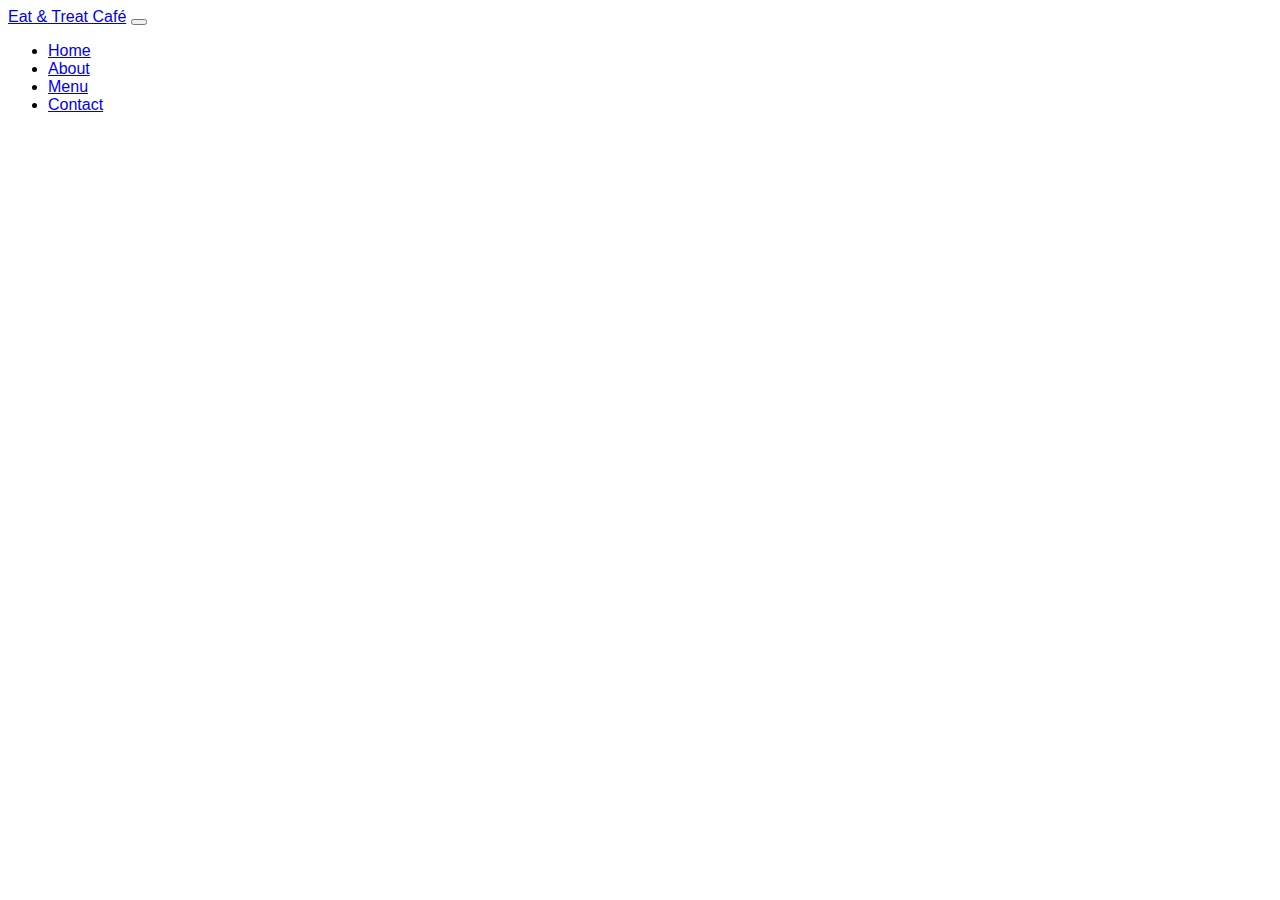
<file: about1.html>
<!DOCTYPE html>
<html lang="en">
<head>
    <meta charset="UTF-8">
    <meta name="viewport" content="width=device-width, initial-scale=1.0">
    <title>About</title>

     <link href="https://unpkg.com/aos@2.3.1/dist/aos.css" rel="stylesheet">
  <style>
    body {
      font-family: 'Segoe UI', sans-serif;
    }
    .hero {
      background: url('https://source.unsplash.com/1600x900/?cafe,coffee') center/cover no-repeat;
      height: 100vh;
      color: white;
      display: flex;
      align-items: center;
      text-align: center;
    }
    .hero h1 {
      font-size: 3rem;
    }
    .menu-card img {
      height: 200px;
      object-fit: cover;
    }
  </style>
</head>
<body>
    <nav class="navbar navbar-expand-lg navbar-dark bg-dark">
  <div class="container">
    <a class="navbar-brand" href="index.html">Eat & Treat Café</a>
    <button class="navbar-toggler" data-bs-toggle="collapse" data-bs-target="#navbarNav">
      <span class="navbar-toggler-icon"></span>
    </button>
    <div class="collapse navbar-collapse" id="navbarNav">
      <ul class="navbar-nav ms-auto">
        <li class="nav-item">
          <a href="index1.html" class="nav-link">Home</a>
        </li>
        <li class="nav-item">
          <a href="about1.html" class="nav-link">About</a>
        </li>
        <li class="nav-item">
          <a href="menu.html" class="nav-link">Menu</a>
        </li>
        <li class="nav-item">
          <a href="contact.html" class="nav-link">Contact</a>
        </li>
      </ul>
    </div>
  </div>
  <!-- About -->
<section id="about" class="py-5">
  <div class="container" data-aos="fade-up">
    <h2 class="text-center mb-4">About Us</h2>
    <p class="text-center">Eat & Treat Café is the perfect place to relax with your favorite cup of coffee, enjoy delicious snacks, and spend quality time with friends. Whether it's a rainy day or a sunny afternoon, we offer the perfect atmosphere to unwind and enjoy the moment.</p>
  </div>
</section>
</nav>
</body>
</html>
</file>
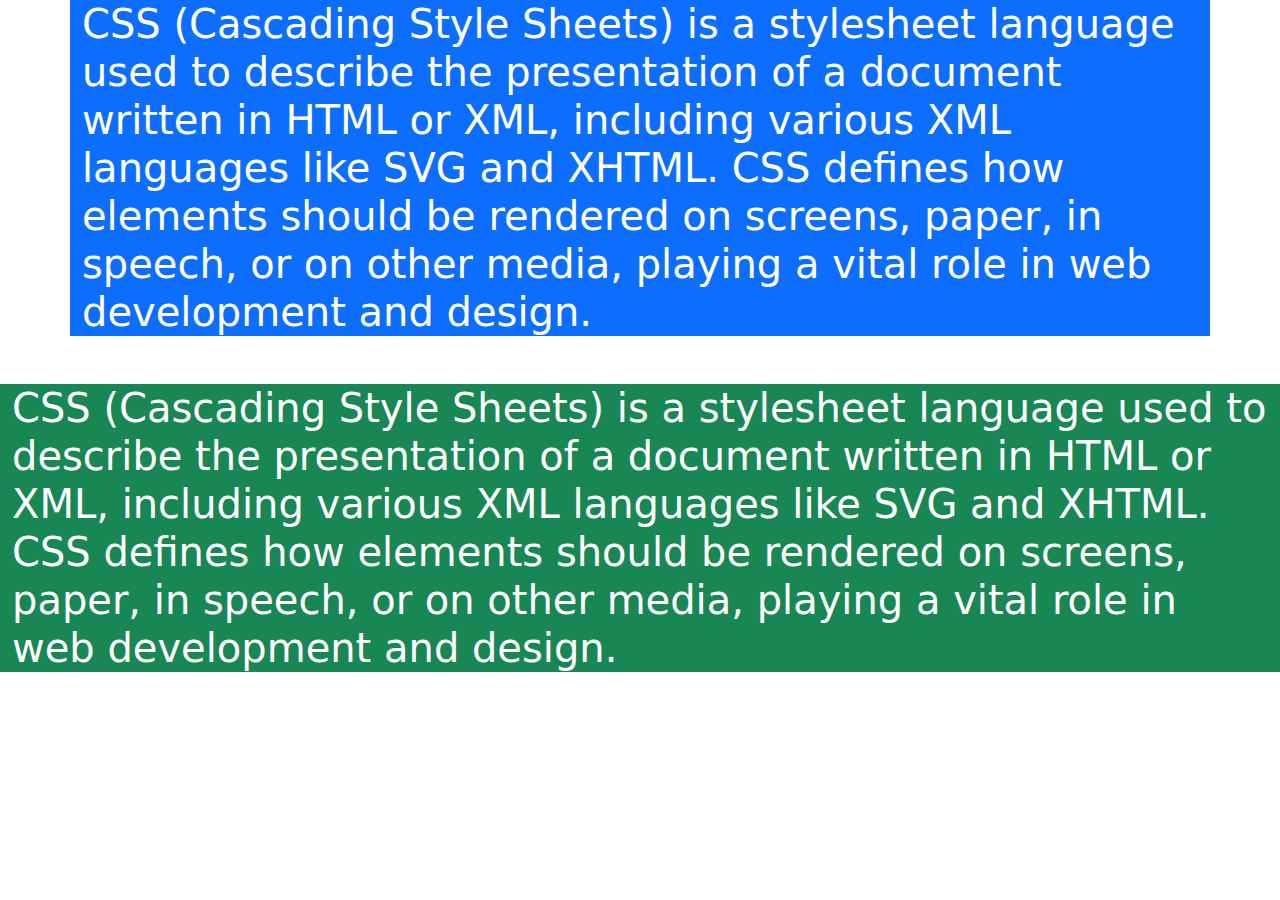
<file: container_ex.html>
<!DOCTYPE html>
<html lang="en">
<head>
    <meta charset="UTF-8">
    <meta name="viewport" content="width=device-width, initial-scale=1.0">
    <title>Bootstrap</title>
    <link href="css/bootstrap.min.css" rel="stylesheet">

</head>
<body>
    <!-- Container section -->
    <section>
   <div class="container bg-primary text-white mb-5">
    <div class="=row">
        <h1>CSS (Cascading Style Sheets) is a stylesheet language used to describe the presentation of a document written in HTML or XML, including various XML languages like SVG and XHTML. CSS defines how elements should be rendered on screens, paper, in speech, or on other media, playing a vital role in web development and design.</h1>
    </div>
</div>
</section>
<section>
    <!-- Container fluid section -->
       <div class="container-fluid bg-success text-white mb-5">
    <div class="=row">
        <h1>CSS (Cascading Style Sheets) is a stylesheet language used to describe the presentation of a document written in HTML or XML, including various XML languages like SVG and XHTML. CSS defines how elements should be rendered on screens, paper, in speech, or on other media, playing a vital role in web development and design.</h1>
</section>


 <script src="https://cdn.jsdelivr.net/npm/bootstrap@5.3.7/dist/js/bootstrap.bundle.min.js" integrity="sha384-ndDqU0Gzau9qJ1lfW4pNLlhNTkCfHzAVBReH9diLvGRem5+R9g2FzA8ZGN954O5Q" crossorigin="anonymous"></script>

</body>
</html>
</file>
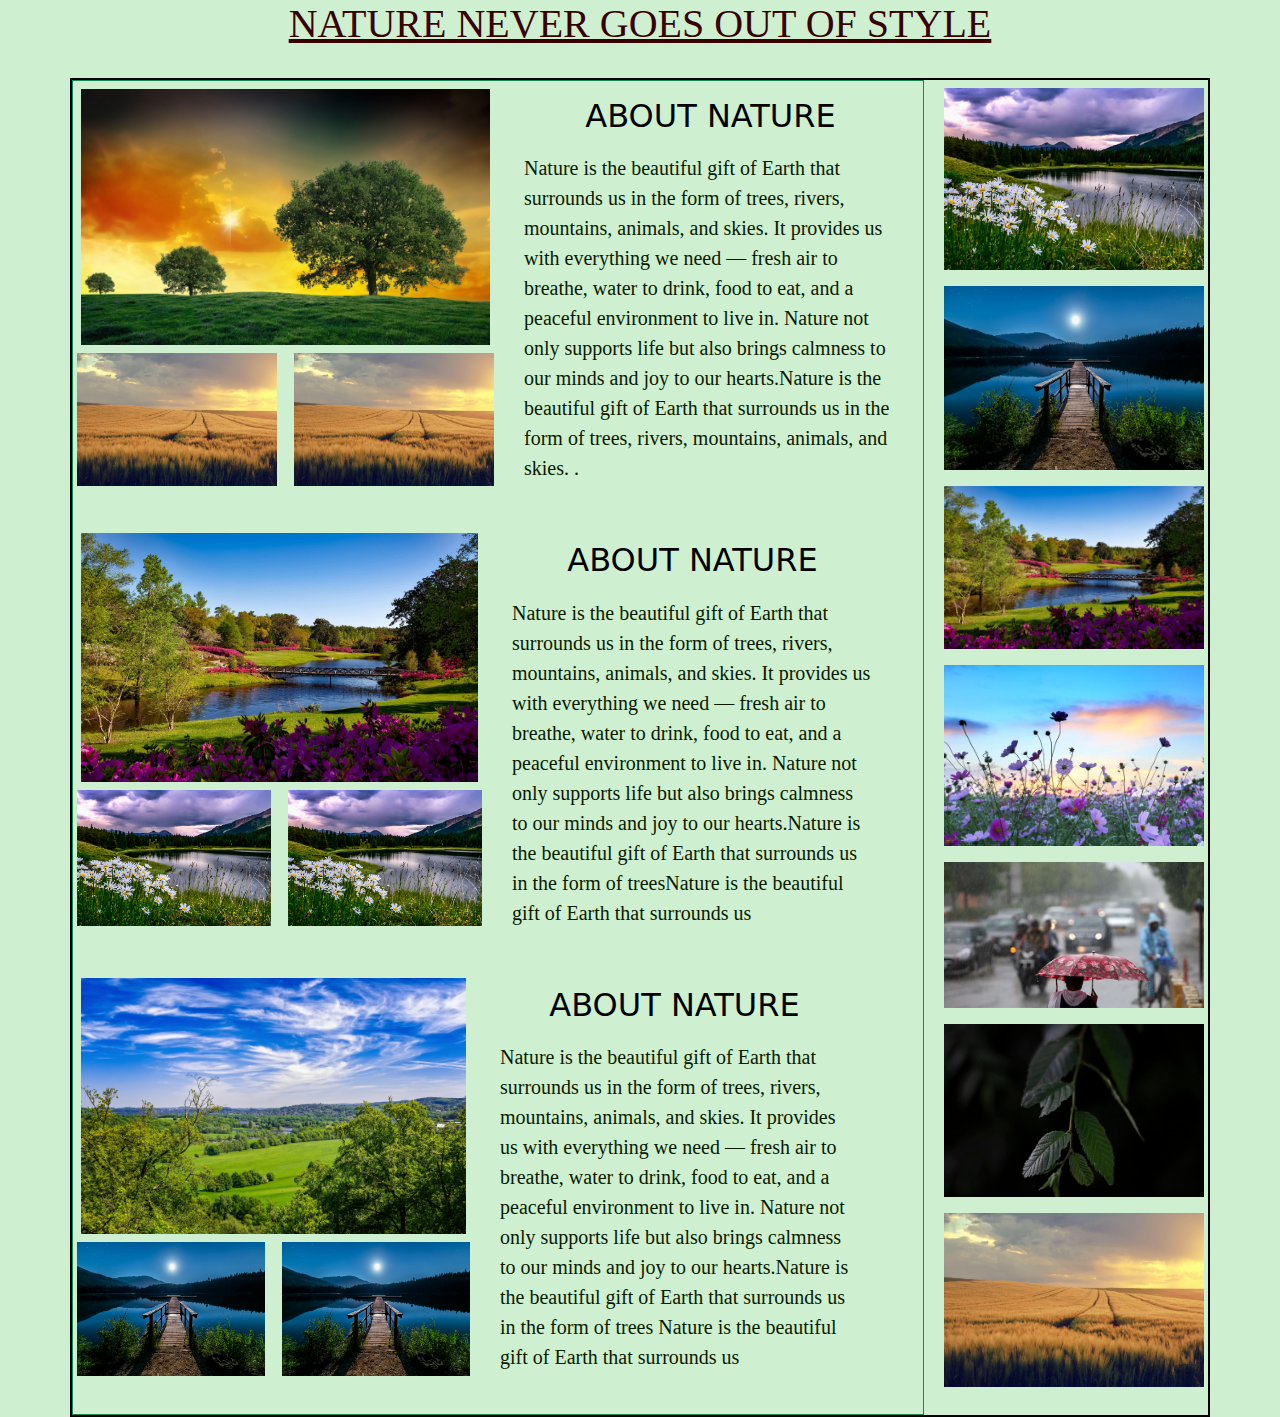
<file: grid_ex.html>
<!DOCTYPE html>
<html lang="en">
<head>
    <meta charset="UTF-8">
    <meta name="viewport" content="width=device-width, initial-scale=1.0">
    <title>Grid Example</title>
     <link href="css/bootstrap.min.css" rel="stylesheet">
     <style>
        section{
            background-color: rgb(206, 240, 209);
    
        }
        h1{
            color: rgb(56, 1, 1);
            text-align: center;
            text-decoration: underline;
            text-transform: uppercase;
            padding: auto;
            margin-bottom: 30px;
            font-family: 'Times New Roman', Times, serif;
        }
        p{
            color: rgb(10, 26, 0);
            font-family: 'Times New Roman', Times, serif;
            font-size: 20px;
            padding: 10px;
        }
        h2{
           
            text-transform: uppercase;
        }
        .container {
            border: 2px solid black;
        }
     </style>
</head>
<body>
    <section>
        <h1>Nature never goes out of style</h1>
        
        <div class="container">
            <div class="row ">
                <div class="col-md-9 border border-success ">
                    <div class="row">
                        <div class="col-md-6 p-2">
                        <img src="Images/nature.jpg" class="img-fluid" alt="image">

                        <div class="row">
                            <div class="col-md-6 p-2 "> 
                                <img src="Images/nature-6.jpg" class="img-fluid">
                            </div>
                                <div class="col-md-6 p-2">
                                    <img src="Images/nature-6.jpg" class="img-fluid">
                                </div>
                             </div>
                            </div>
                            <div class="col-md-6 fs-5 p-3 "><h2 class="text-black text-center ">About Nature</h2><p >Nature is the beautiful gift of Earth that surrounds us in the form of trees, rivers, mountains, animals, and skies. It provides us with everything we need — fresh air to breathe, water to drink, food to eat, and a peaceful environment to live in. Nature not only supports life but also brings calmness to our minds and joy to our hearts.Nature is the beautiful gift of Earth that surrounds us in the form of trees, rivers, mountains, animals, and skies. .</p> </div>
                            <div class="row">
                        <div class="col-md-6 p-2">
                        <img src="Images/sunset4.jpg" class="img-fluid" alt="image">

                        <div class="row">
                            <div class="col-md-6 p-2"> 
                                <img src="Images/nature1.avif" class="img-fluid">
                            </div>
                                <div class="col-md-6 p-2">
                                    <img src="Images/nature1.avif" class="img-fluid">
                                </div>
                             </div>
                            </div>
                            <div class="col-md-6 fs-5 p-3"><h2 class="text-black text-center text-bold">About Nature</h2><p>Nature is the beautiful gift of Earth that surrounds us in the form of trees, rivers, mountains, animals, and skies. It provides us with everything we need — fresh air to breathe, water to drink, food to eat, and a peaceful environment to live in. Nature not only supports life but also brings calmness to our minds and joy to our hearts.Nature is the beautiful gift of Earth that surrounds us in the form of treesNature is the beautiful gift of Earth that surrounds us</p> </div>
                             <div class="row">
                        <div class="col-md-6 p-2">
                        <img src="Images/nature5.jpg" class="img-fluid" alt="image">

                        <div class="row">
                            <div class="col-md-6 p-2"> 
                                <img src="Images/nature2.jpg" class="img-fluid">
                            </div>
                                <div class="col-md-6 p-2">
                                    <img src="Images/nature2.jpg" class="img-fluid">
                                </div>
                             </div>
                            </div>
                            <div class="col-md-6 fs-5 p-3"><h2 class="text-black text-center">About Nature</h2><p>Nature is the beautiful gift of Earth that surrounds us in the form of trees, rivers, mountains, animals, and skies. It provides us with everything we need — fresh air to breathe, water to drink, food to eat, and a peaceful environment to live in. Nature not only supports life but also brings calmness to our minds and joy to our hearts.Nature is the beautiful gift of Earth that surrounds us in the form of trees Nature is the beautiful gift of Earth that surrounds us </p> </div>
                        </div>
                    </div>
                </div>     
            </div>
            <div class="col-md-3">
                    <img src="Images/nature1.avif" class="img-fluid m-2 ">
                    <img src="Images/nature2.jpg" class="img-fluid m-2 ">
                    <img src="Images/sunset4.jpg" class="img-fluid m-2">
                    <img src="Images/flwr.jpg" class= "img-fluid m-2">

                    <img src="Images/whether.avif" class="img-fluid m-2">
                    <img src="Images/leavesimg.jpg" class="img-fluid m-2">
                    <img src="Images/nature-6.jpg" class="img-fluid m-2">
                    
                </div>
        </div>
    </section>
    <script src="https://cdn.jsdelivr.net/npm/bootstrap@5.3.7/dist/js/bootstrap.bundle.min.js" integrity="sha384-ndDqU0Gzau9qJ1lfW4pNLlhNTkCfHzAVBReH9diLvGRem5+R9g2FzA8ZGN954O5Q" crossorigin="anonymous"></script>
</body>
</html>
</file>
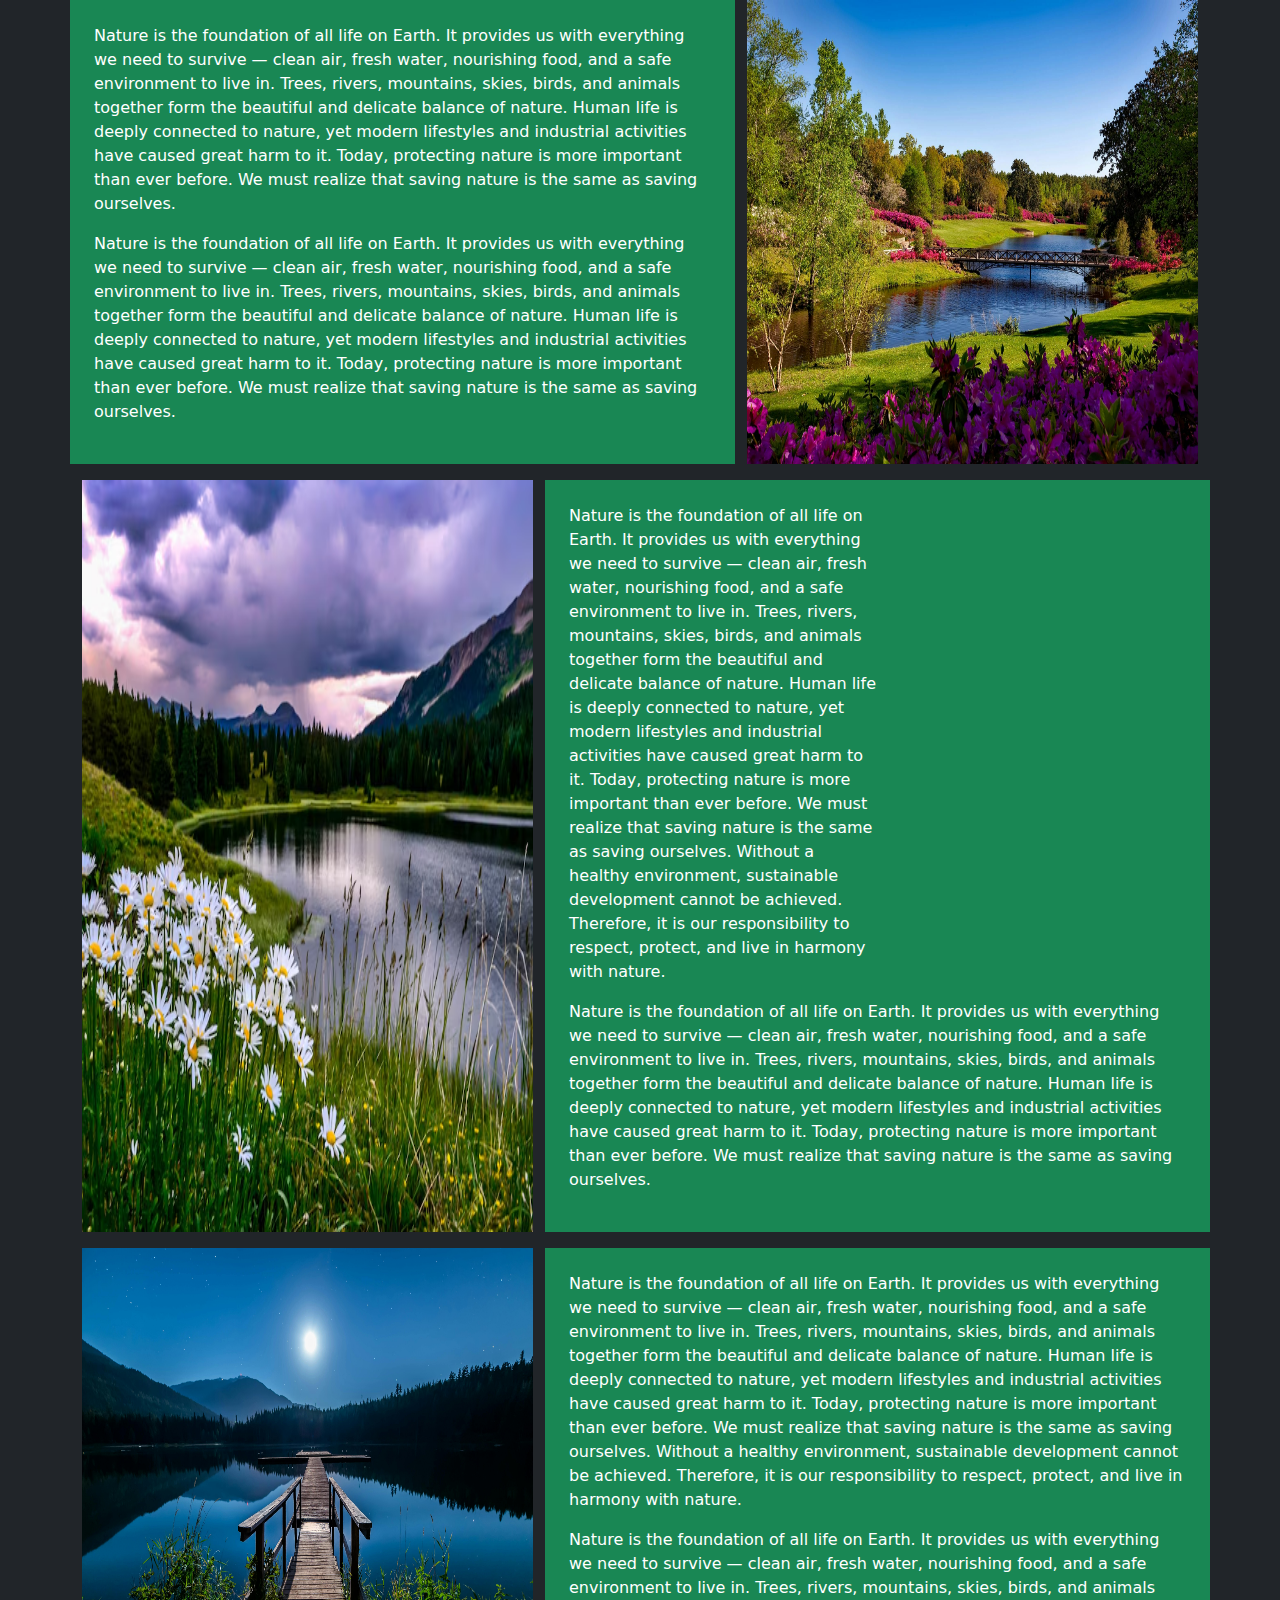
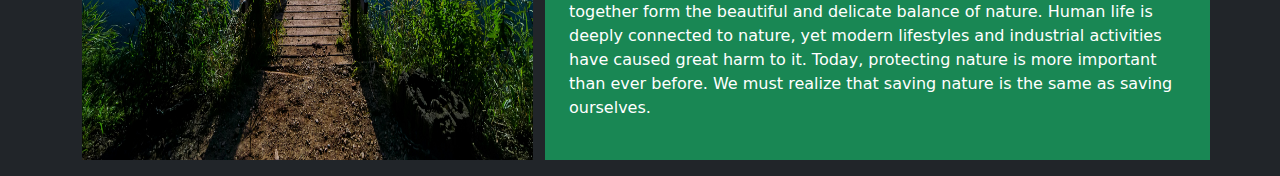
<file: grid_example1.html>
<!DOCTYPE html>
<html lang="en">
<head>
    <meta charset="UTF-8">
    <meta name="viewport" content="width=device-width, initial-scale=1.0">
    <title>Grid Example</title>
    <link href="css/bootstrap.min.css" rel="stylesheet">
</head>
<body>
    <!-- <section class ="mb-5 mt-5">
        <div class="container">
            <div class="row">
        <div class="col-md-6">
            <img class="img-fluid" src="Images/flower7.jpg" alt="test">
        </div>

         <div class="col-md-6">
                    <img class="img-fluid" src="Images/flower8.jpg" alt="test">
                </div>
        <div class="col-md-4">
            <img class="img-fluid" src="Images/flower6.jpg" alt="test">
         </div>
                    <div class="col-md-4">
            <img class="img-fluid" src="Images/flower8.jpg" alt="test">
        </div>
                <div class="col-md-4">
            <img class="img-fluid" src="Images/flwr.jpg" alt="test">
         </div>
    </section> -->
   <section class="bg-dark">
   <div class="container">
    <div class="row">
        <div class="col-md-7 mb-3 bg-success p-4 text-white">

            <p>Nature is the foundation of all life on Earth. It provides us with everything we need to survive — clean air, fresh water, nourishing food, and a safe environment to live in. Trees, rivers, mountains, skies, birds, and animals together form the beautiful and delicate balance of nature. Human life is deeply connected to nature, yet modern lifestyles and industrial activities have caused great harm to it. Today, protecting nature is more important than ever before. We must realize that saving nature is the same as saving ourselves. </p>
            <p>Nature is the foundation of all life on Earth. It provides us with everything we need to survive — clean air, fresh water, nourishing food, and a safe environment to live in. Trees, rivers, mountains, skies, birds, and animals together form the beautiful and delicate balance of nature. Human life is deeply connected to nature, yet modern lifestyles and industrial activities have caused great harm to it. Today, protecting nature is more important than ever before. We must realize that saving nature is the same as saving ourselves. </p>
             </div>
            
            <div class="col-md-5 mb-3">
              <img class="img-fluid w-100 h-100" src="Images/sunset4.jpg" alt="test">  

            </div>
             <div class="col-md-5 mb-3">
              <img class="img-fluid w-100 h-100" src="Images/nature1.avif" alt="test">

            </div>
              <div class="col-md-7 mb-3 bg-success p-4 text-white">

            <p class="w-50">Nature is the foundation of all life on Earth. It provides us with everything we need to survive — clean air, fresh water, nourishing food, and a safe environment to live in. Trees, rivers, mountains, skies, birds, and animals together form the beautiful and delicate balance of nature. Human life is deeply connected to nature, yet modern lifestyles and industrial activities have caused great harm to it. Today, protecting nature is more important than ever before. We must realize that saving nature is the same as saving ourselves. Without a healthy environment, sustainable development cannot be achieved. Therefore, it is our responsibility to respect, protect, and live in harmony with nature.</p>
            <p>Nature is the foundation of all life on Earth. It provides us with everything we need to survive — clean air, fresh water, nourishing food, and a safe environment to live in. Trees, rivers, mountains, skies, birds, and animals together form the beautiful and delicate balance of nature. Human life is deeply connected to nature, yet modern lifestyles and industrial activities have caused great harm to it. Today, protecting nature is more important than ever before. We must realize that saving nature is the same as saving ourselves. </p>
             </div>
              <div class="col-md-5 mb-3">
              <img class="img-fluid w-100 h-100" src="Images/nature2.jpg" alt="test">

            </div>
              <div class="col-md-7 mb-3 bg-success p-4 text-white">

            <p>Nature is the foundation of all life on Earth. It provides us with everything we need to survive — clean air, fresh water, nourishing food, and a safe environment to live in. Trees, rivers, mountains, skies, birds, and animals together form the beautiful and delicate balance of nature. Human life is deeply connected to nature, yet modern lifestyles and industrial activities have caused great harm to it. Today, protecting nature is more important than ever before. We must realize that saving nature is the same as saving ourselves. Without a healthy environment, sustainable development cannot be achieved. Therefore, it is our responsibility to respect, protect, and live in harmony with nature.</p>
            <p>Nature is the foundation of all life on Earth. It provides us with everything we need to survive — clean air, fresh water, nourishing food, and a safe environment to live in. Trees, rivers, mountains, skies, birds, and animals together form the beautiful and delicate balance of nature. Human life is deeply connected to nature, yet modern lifestyles and industrial activities have caused great harm to it. Today, protecting nature is more important than ever before. We must realize that saving nature is the same as saving ourselves. </p>
             </div>
             </div>
    </div>
   </div>
 </section>
</body>
</html>
</file>
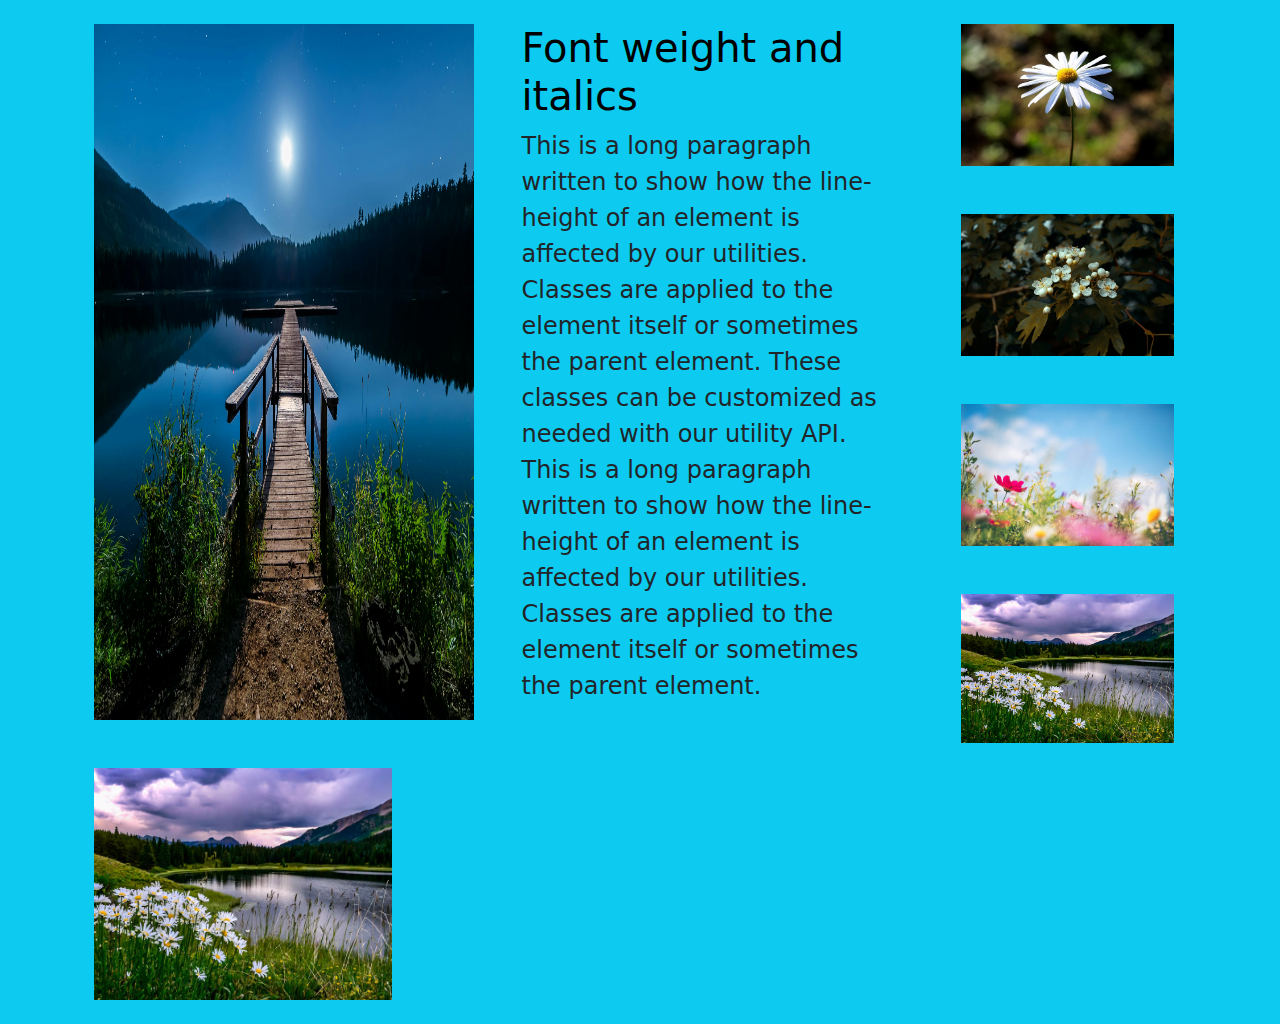
<file: grid_example2.html>
<!DOCTYPE html>
<html lang="en">
<head>
    <meta charset="UTF-8">
    <meta name="viewport" content="width=device-width, initial-scale=1.0">
    <title>Grid example</title>
    <link href="css/bootstrap.min.css" rel="stylesheet">
</head>
<body>
 <!-- <section class="bg-dark"> 
    <div class="container">
        <div class="row">
            <div class="col-md-6">
                <img src="Images/flower7.jpg" class="img-fluid mb-4">
                <div class="row" >
                    <div class="col-md-3">
                    <img src="Images/flower6.jpg" class="img-fluid"></div>
                    <div class="col-md-3">
                    <img src="Images/cafe.jpg" class="img-fluid"></div>
                    <div class="col-md-3">
                    <img src="Images/cake1.jpg" class="img-fluid"></div>
                    <div class="col-md-3">
                    <img src="Images/cfe.jpg" class="img-fluid"></div>

                </div>
                
                
            </div>
        </div>
    </div>
     </div>
        </div>
         -->
    <!-- </section> -->
    



    <section class="bg-info">

        <div class="container">
            <div class="row">
                <div class="col-md-9">
                    <div class="row">
                        <div class="col-md-6 p-4">
                            <img src="Images/nature2.jpg" class="img-fluid mb-4 w-100 h-100">
                        </div>

                        <div class="col-md-6 p-4 text-dark text-lg fs-4" ><h1 class="text-black">Font weight and italics</h1>
                        <p>This is a long paragraph written to show how the line-height of an element is affected by our utilities. Classes are applied to the  element itself or sometimes the parent element. These classes can be customized as needed with our utility API.
                         This is a long paragraph written to show how the line-height of an element is affected by our utilities. Classes are applied to the element itself or sometimes the parent element. </p>
                      </div>
                      <div class="row">
                       <div class="col-md-5  p-4">
                            <img src="Images/nature1.avif" class="img-fluid mb-4 w-100 h-100 ">
                        </div> 
                        </div>


                </div>
            </div>
 <div class="col-md-3">
          <img src="Images/flower8.jpg" class="img-fluid p-4  ">
          <img src="Images/flower9.jpg" class="img-fluid p-4  ">
          <img src="Images/flower3.jpg" class="img-fluid p-4  ">
          <img src="Images/nature1.avif" class="img-fluid p-4 ">
        
            </div>
        </div>
    </div>
</section>

    <script src="https://cdn.jsdelivr.net/npm/bootstrap@5.3.7/dist/js/bootstrap.bundle.min.js" integrity="sha384-ndDqU0Gzau9qJ1lfW4pNLlhNTkCfHzAVBReH9diLvGRem5+R9g2FzA8ZGN954O5Q" crossorigin="anonymous"></script>
</body>
</html>
</file>
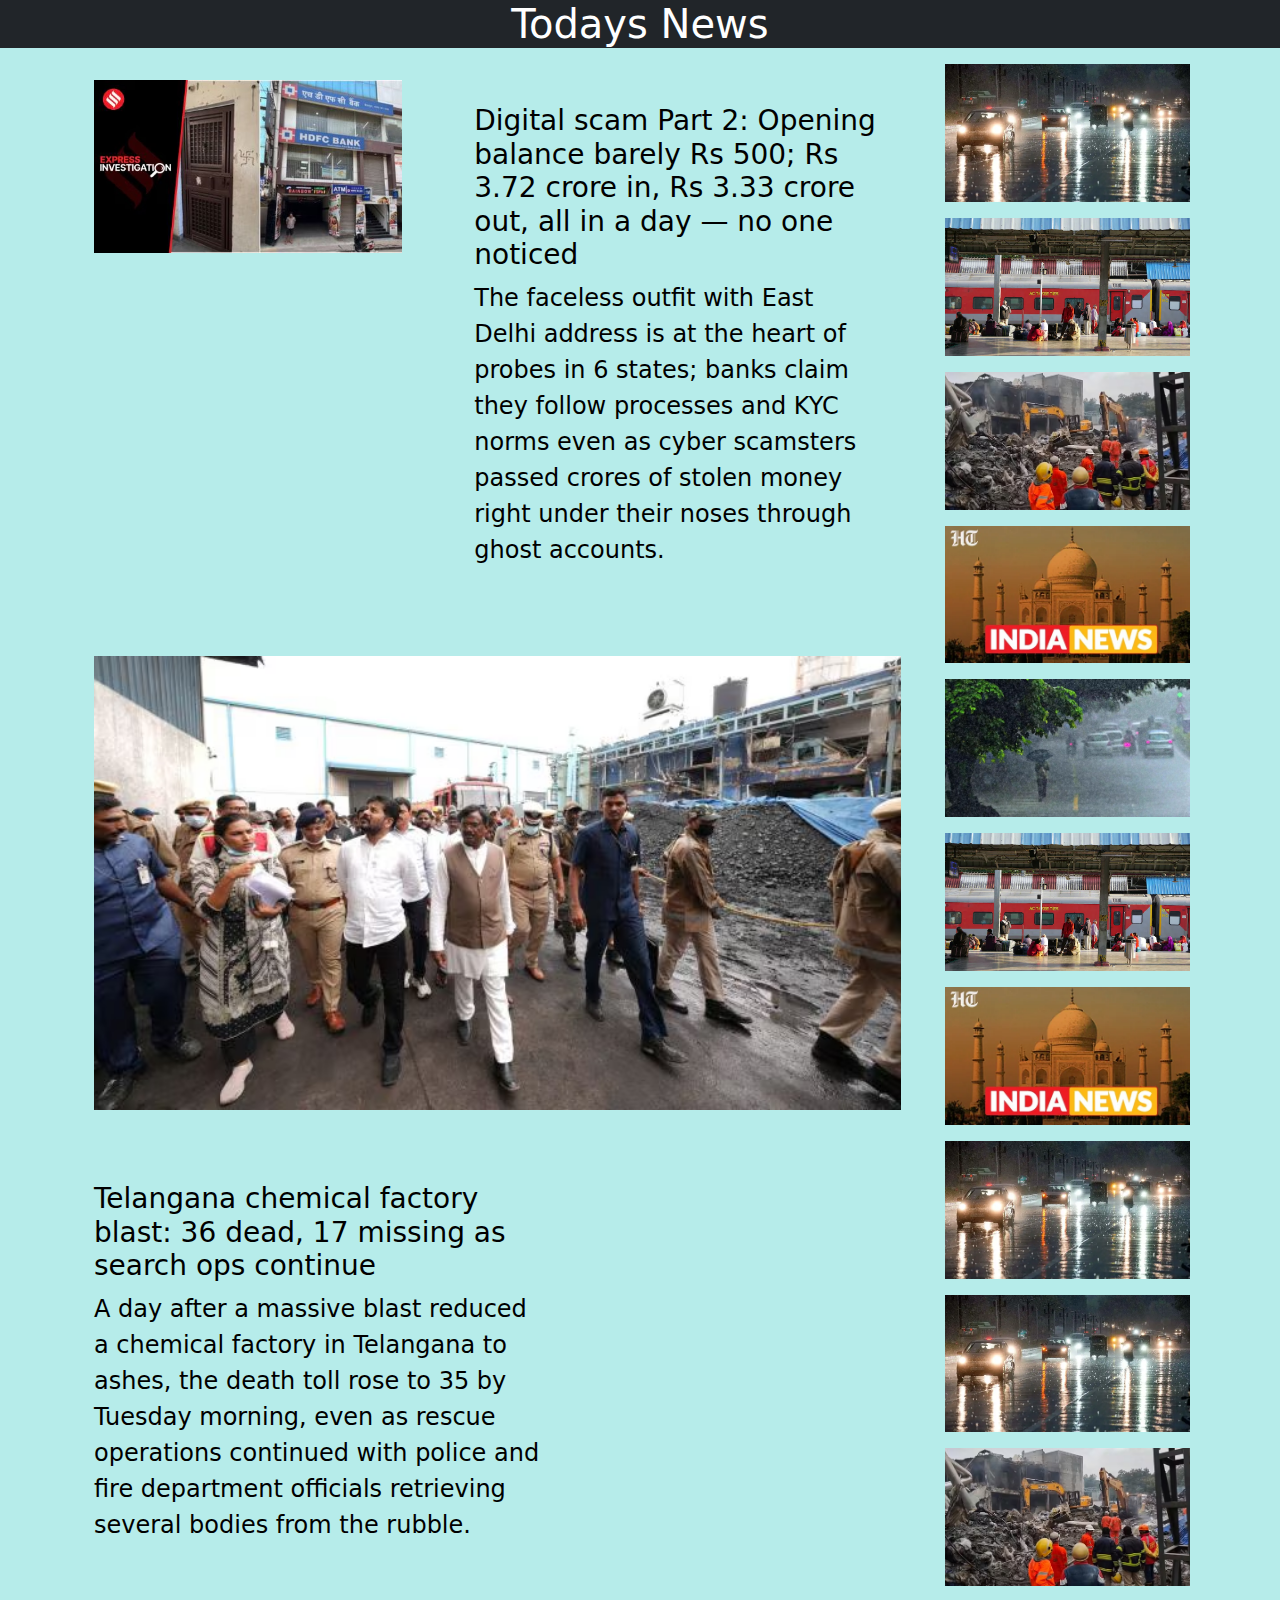
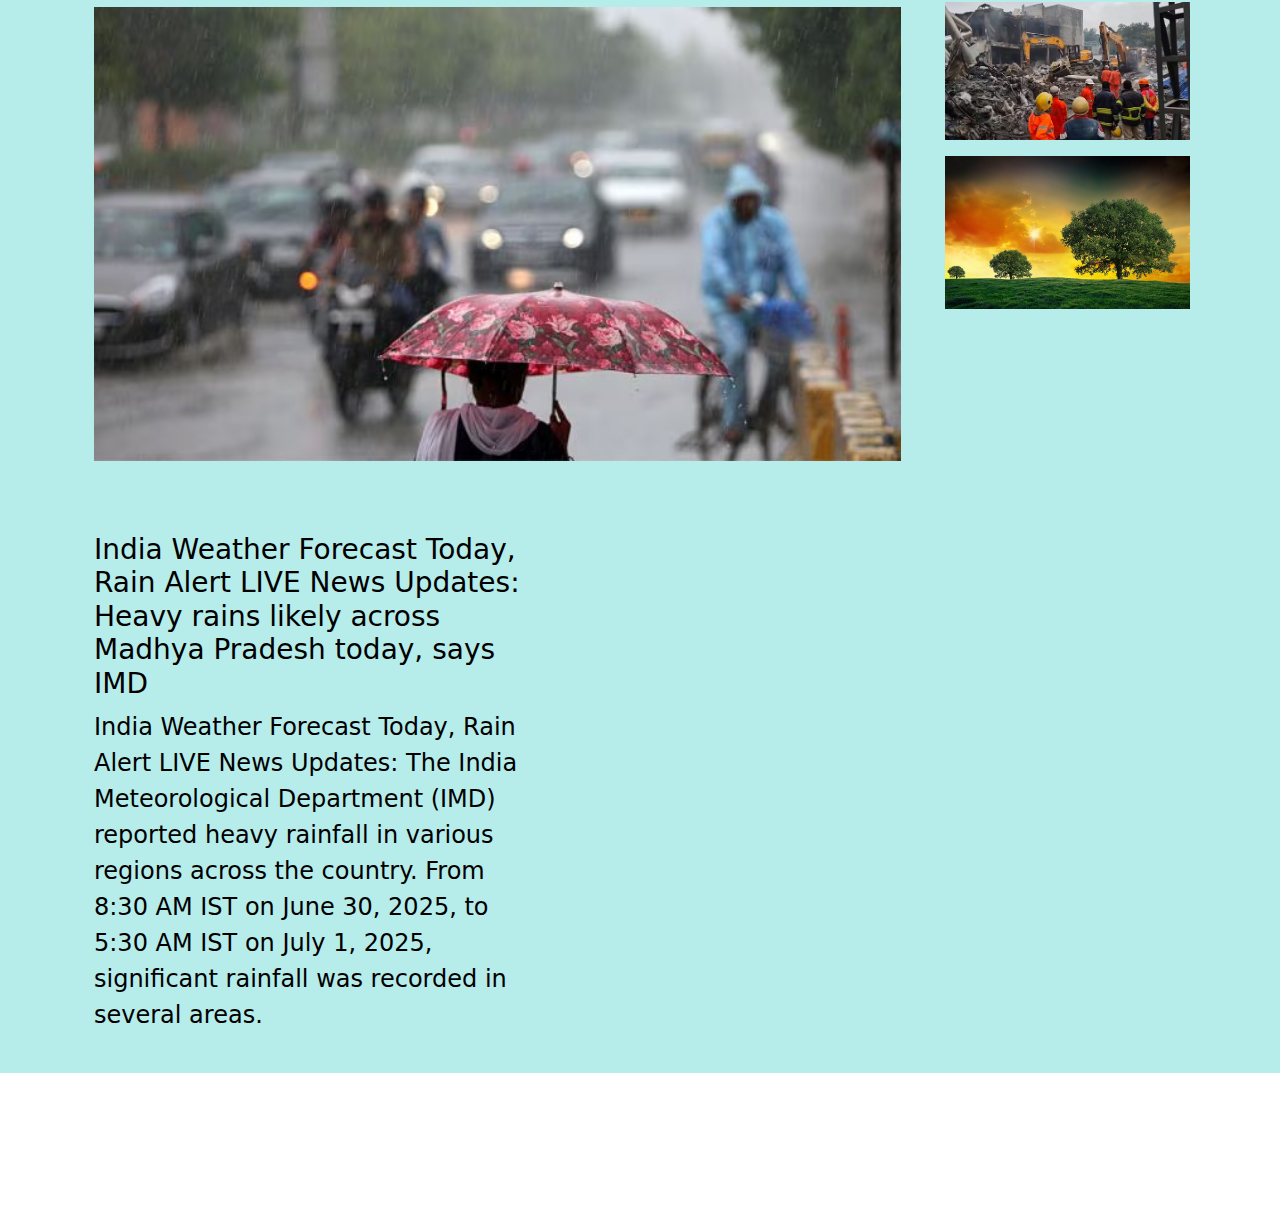
<file: grid_example3.html>
<!DOCTYPE html>
<html lang="en">
<head>
    <meta charset="UTF-8">
    <meta name="viewport" content="width=device-width, initial-scale=1.0">
    <title>Grid example</title>
    <link href="css/bootstrap.min.css" rel="stylesheet">
    <style>
        section{
            background-color: rgb(182, 236, 234);      
        }
       
    
  </style>
       
    </style>
</head>
<body>

<section class="bg-">
    <h1 class="text-center bg-dark text-white">Todays News</h1>
        <div class="container">
            <div class="row">
                <div class="col-md-9">
                    <div class="row">
                        <div class="col-md-5 p-4">
                            <img src="Images/hdfc.avif" class="img-fluid mb-4 mr-4 ml-4 mw-100 mh-auto">
                        </div>

                        <div class="col-md-7 p-5 text-lg fs-4" ><h3 class="text-black">Digital scam Part 2: Opening balance barely Rs 500; Rs 3.72 crore in, Rs 3.33 crore out, all in a day — no one noticed</h3>
                        <p class="text-black">The faceless outfit with East Delhi address is at the heart of probes in 6 states; banks claim they follow processes and KYC norms even as cyber scamsters passed crores of stolen money right under their noses through ghost accounts.</p>
                      </div>
                       
                       <div class="col-md-5 w-100 h-100 p-4">
                            <img src="Images/telangana.avif" class="img-fluid mb-4 w-100 h-100 ">
                        </div>

                        <div class="col-md-7 p-4  text-lg fs-4" ><h3 class="text-black">Telangana chemical factory blast: 36 dead, 17 missing as search ops continue</h3>
                        <p class="text-black">A day after a massive blast reduced a chemical factory in Telangana to ashes, the death toll rose to 35 by Tuesday morning, even as rescue operations continued with police and fire department officials retrieving several bodies from the rubble. </p>
                        </div>

                        <div class="col-md-5 w-100 h-100  p-4">
                            <img src="Images/whether.avif" class="img-fluid mb-4 w-100 h-100 ">
                        </div>

                        <div class="col-md-7 p-4 text-lg fs-4"> <h3 class="text-black ">India Weather Forecast Today, Rain Alert LIVE News Updates: Heavy rains likely across Madhya Pradesh today, says IMD</h3>
                        <p class="text-black w-100 h-100">India Weather Forecast Today, Rain Alert LIVE News Updates: The India Meteorological Department (IMD) reported heavy rainfall in various regions across the country. From 8:30 AM IST on June 30, 2025, to 5:30 AM IST on July 1, 2025, significant rainfall was recorded in several areas.</p>
                        </div>


                </div>
            </div>
 <div class="col-md-3">
          <img src="Images/rain.webp" class="img-fluid p-2">
          <img src="Images/train.webp" class="img-fluid p-2  ">
          <img src="Images/img.avif" class="img-fluid p-2  ">
          <img src="Images/indianews.webp" class="img-fluid p-2">
         <img src="Images/rain2.jpg" class="img-fluid p-2">
         <img src="Images/train.webp" class="img-fluid p-2  ">
          <img src="Images/indianews.webp" class="img-fluid p-2">
          <img src="Images/rain.webp" class="img-fluid p-2">
          <img src="Images/rain.webp" class="img-fluid p-2">
          <img src="Images/img.avif" class="img-fluid p-2  ">
          <img src="Images/img.avif" class="img-fluid p-2  ">
          <img src="Images/nature.jpg" class="img-fluid p-2  ">
        
            </div>
        </div>
    </div>
</section>
  <script src="https://cdn.jsdelivr.net/npm/bootstrap@5.3.7/dist/js/bootstrap.bundle.min.js" integrity="sha384-ndDqU0Gzau9qJ1lfW4pNLlhNTkCfHzAVBReH9diLvGRem5+R9g2FzA8ZGN954O5Q" crossorigin="anonymous"></script>   
</body>
</html>
</file>
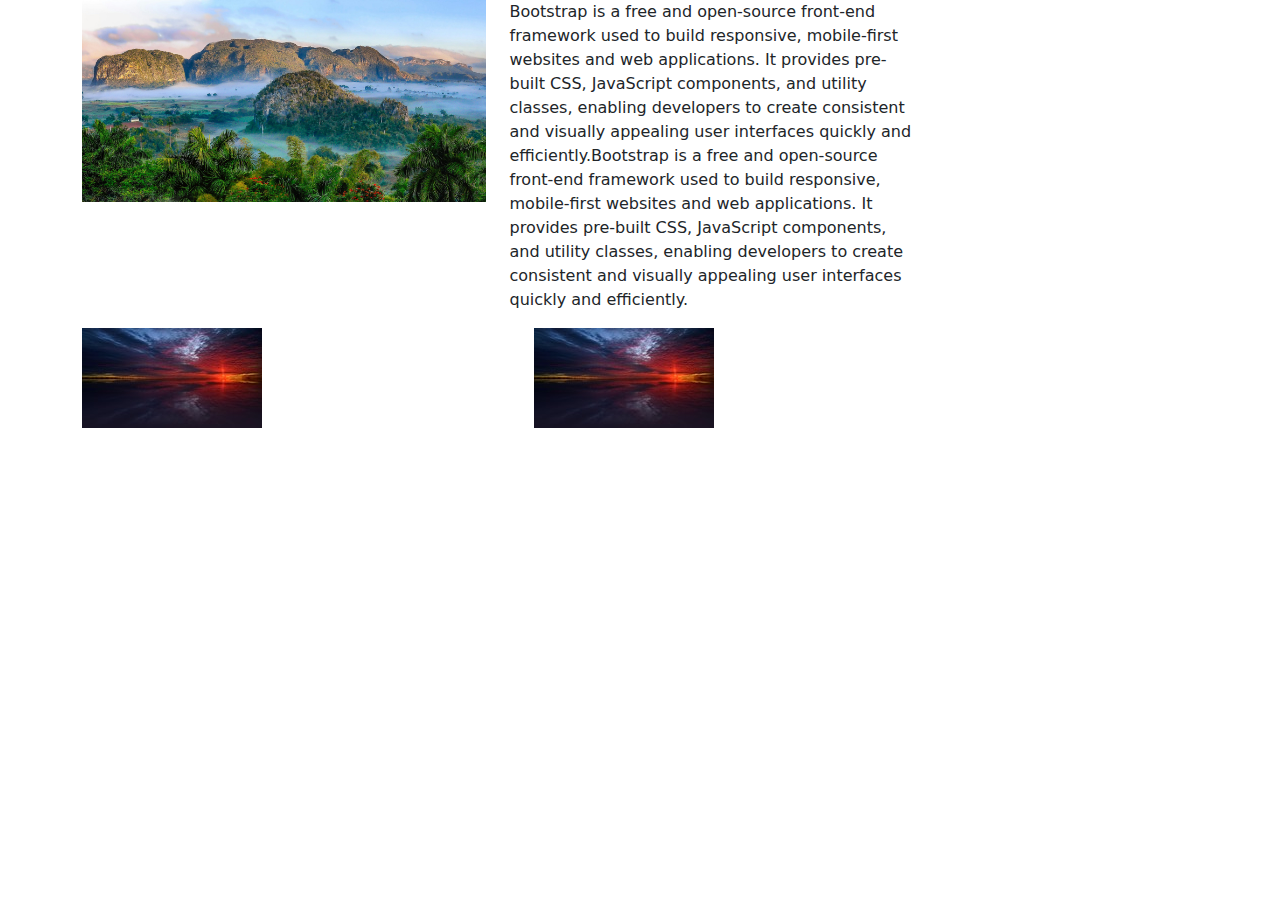
<file: grid_example4.html>
<!DOCTYPE html>
<html lang="en">
<head>
    <meta charset="UTF-8">
    <meta name="viewport" content="width=device-width, initial-scale=1.0">
    <title>Grid Example</title>
    <link href="css/bootstrap.min.css" rel="stylesheet">
</head>
<body>
   <section>
      <div class="container">
        <div class="row">
            <div class="col-md-9">
                <div class="row">
                    <div class="col-md-6">
                        <img src="Images/images1.jpg" class="img-fluid"></div>
                        <div class="col-md-6"> 
                            <p>Bootstrap is a free and open-source front-end framework used to build responsive, mobile-first websites and web applications. It provides pre-built CSS, JavaScript components, and utility classes, enabling developers to create consistent and visually appealing user interfaces quickly and efficiently.Bootstrap is a free and open-source front-end framework used to build responsive, mobile-first websites and web applications. It provides pre-built CSS, JavaScript components, and utility classes, enabling developers to create consistent and visually appealing user interfaces quickly and efficiently.</p>
                        </div>
                         </div> 
                        <div class="row">
                            <div class="col-md-6">
                                <img src="Images/sunset10.jpg" class="img-fluid" alt="sunset img">
                                </div>
                            <div class="col-md-6">
                                <img src="Images/sunset10.jpg" class="img-fluid ms-4" alt="sunset img">
                            </div>
                            
                        </div>
                    </div>
                    </div>
    
   </section>
        <script src="https://cdn.jsdelivr.net/npm/bootstrap@5.3.7/dist/js/bootstrap.bundle.min.js" integrity="sha384-ndDqU0Gzau9qJ1lfW4pNLlhNTkCfHzAVBReH9diLvGRem5+R9g2FzA8ZGN954O5Q" crossorigin="anonymous"></script>
</body>
</html>
</file>
